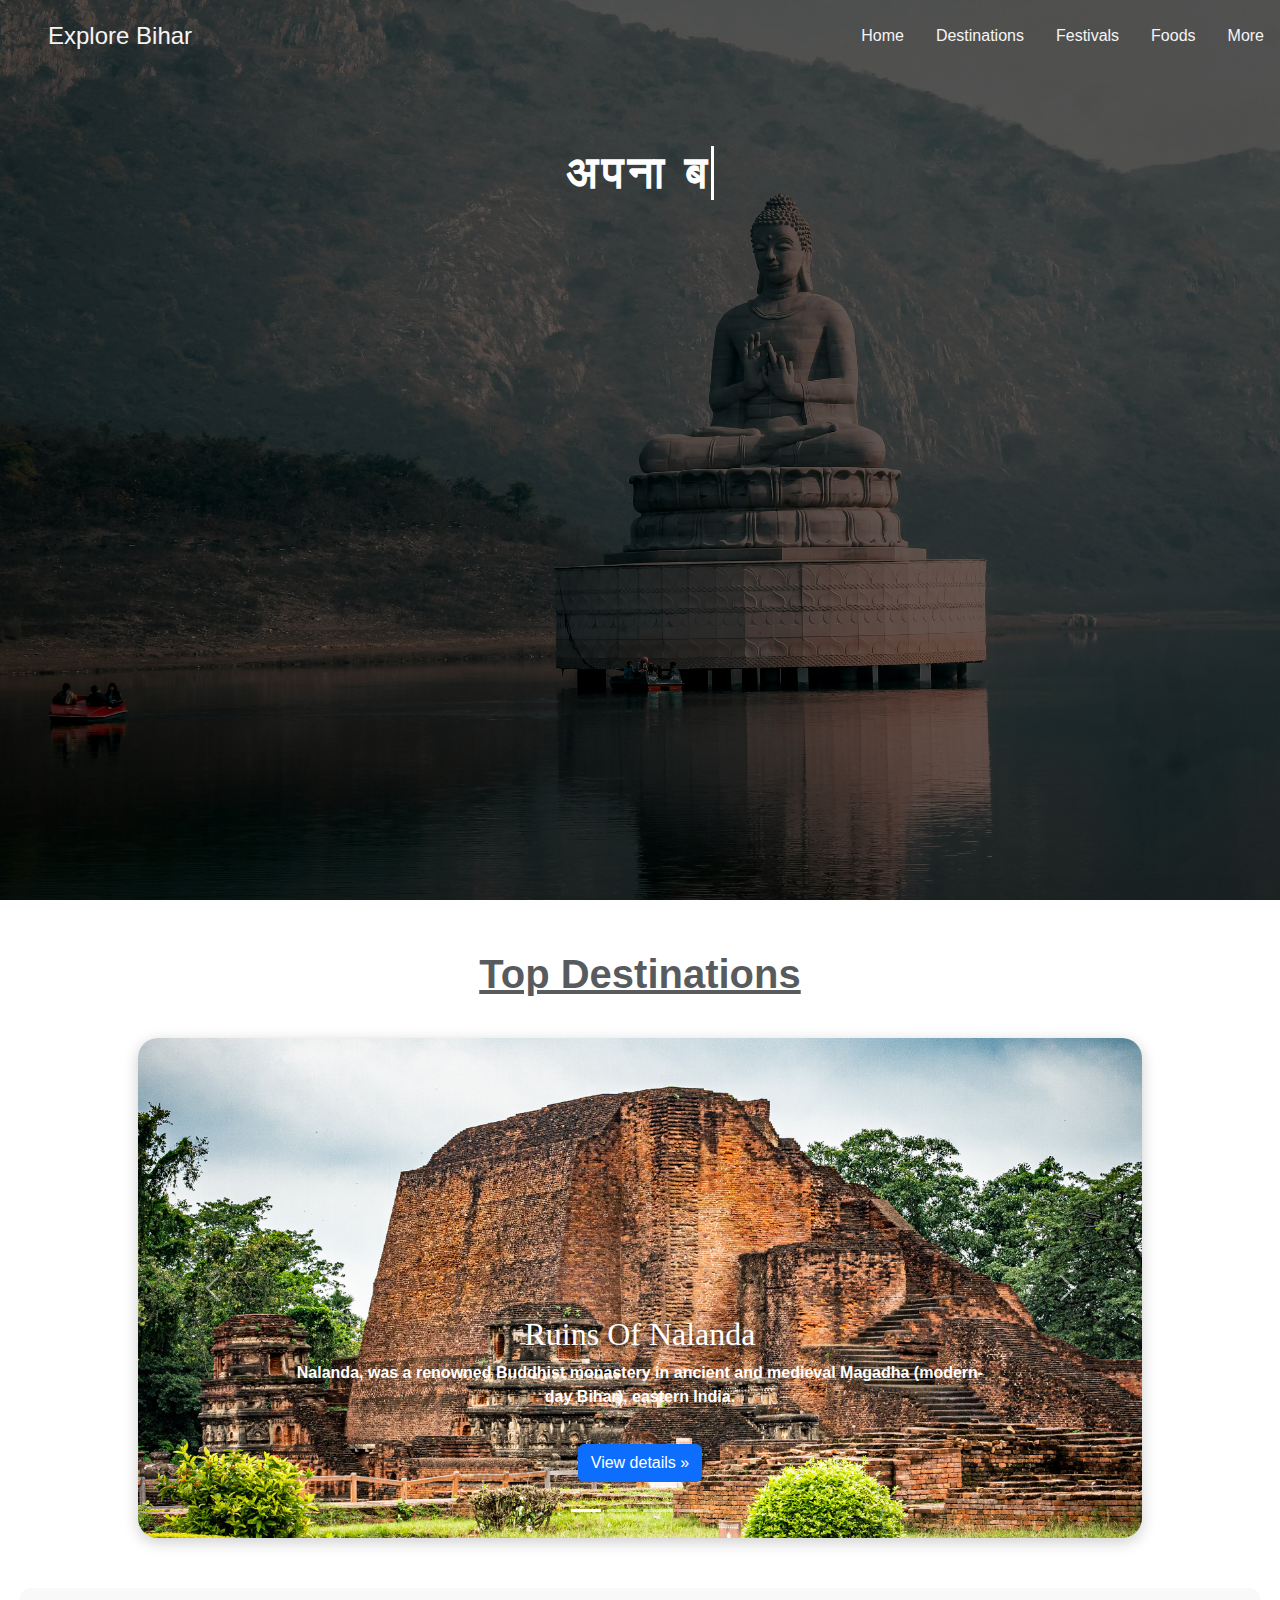
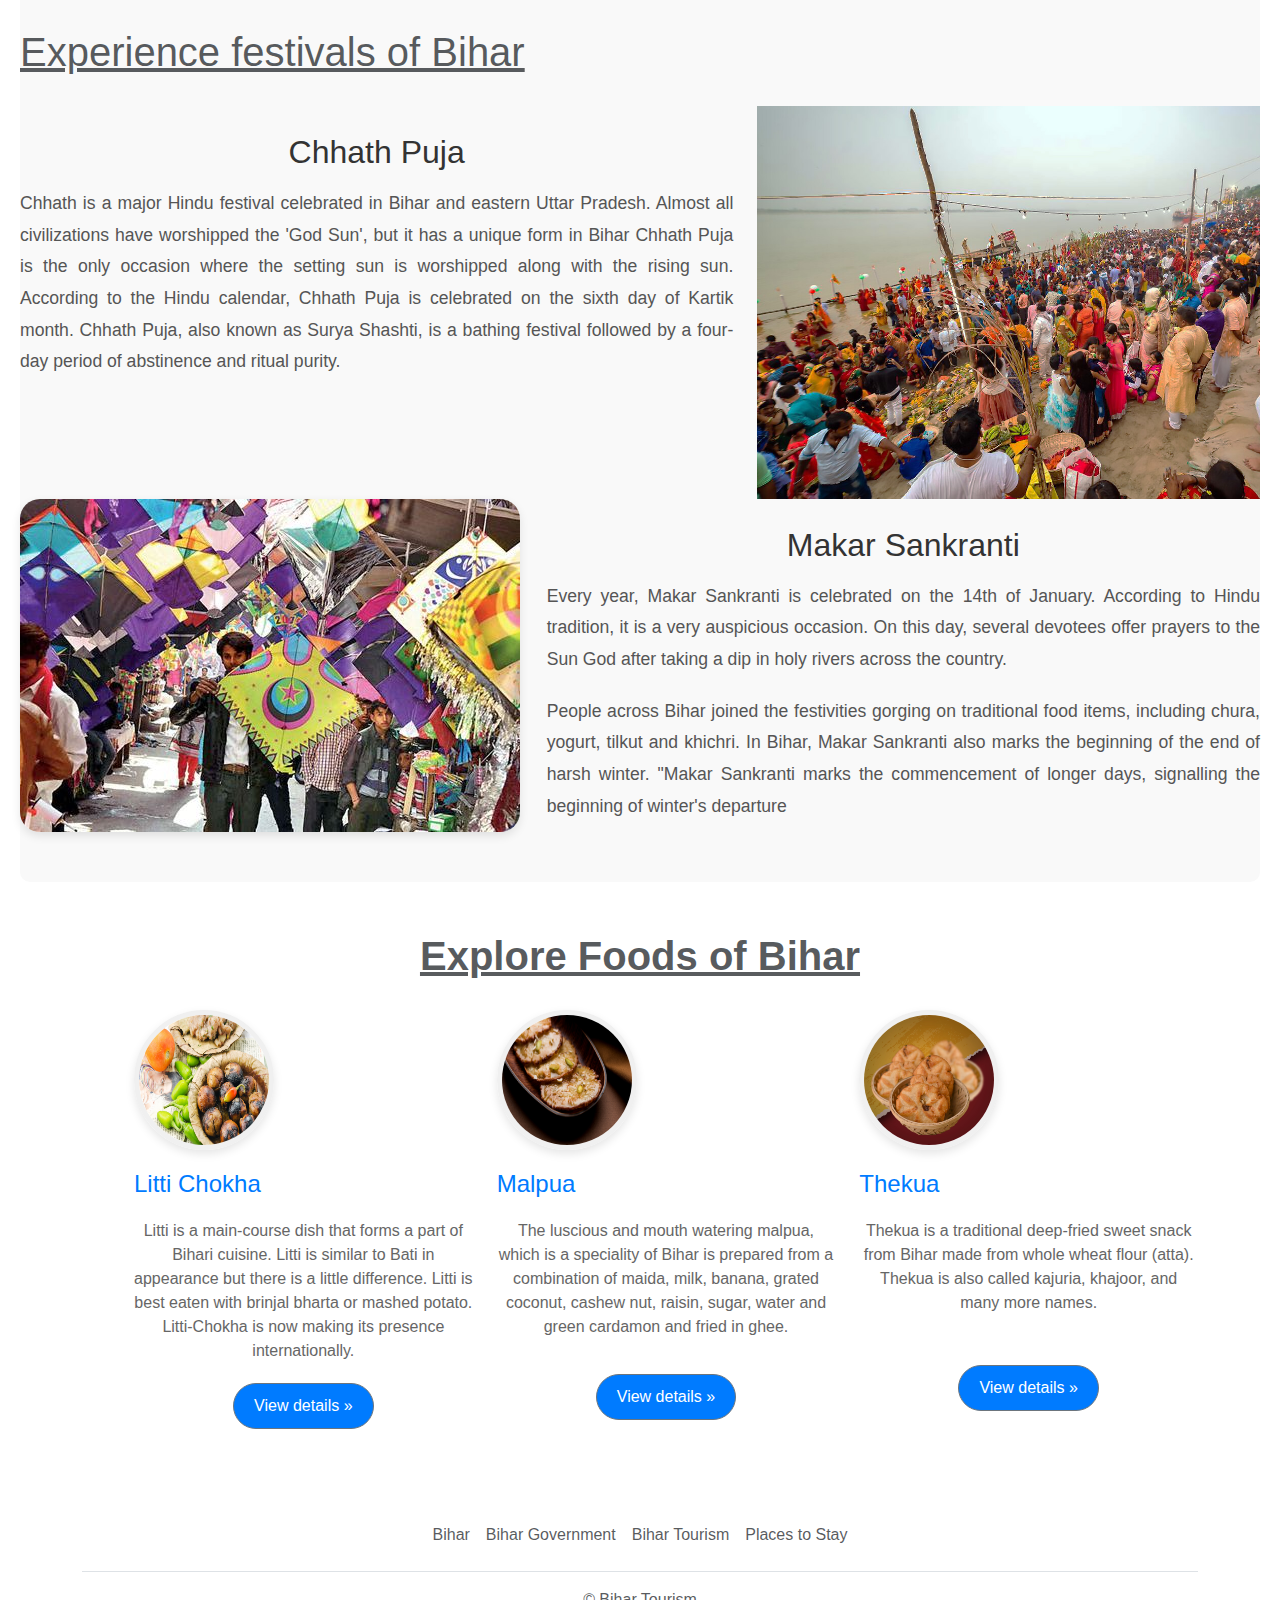
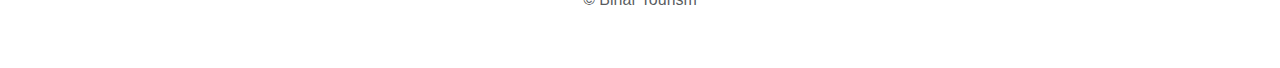
<file: states/bihar.html>
<!DOCTYPE html>
<html lang="en">
<head>
  <meta charset="UTF-8">
  <meta name="viewport" content="width=device-width, initial-scale=1.0">
  <title>Bihar</title>
  <link rel="stylesheet" href="./bihar.css">
  <link href="https://cdn.jsdelivr.net/npm/bootstrap@5.3.3/dist/css/bootstrap.min.css" rel="stylesheet" integrity="sha384-QWTKZyjpPEjISv5WaRU9OFeRpok6YctnYmDr5pNlyT2bRjXh0JMhjY6hW+ALEwIH" crossorigin="anonymous">
</head>
<body>
  
    
      <div class="header">
        
      <header class="d-flex flex-wrap justify-content-center py-3 mb-4">
        <a href="/" class="d-flex align-items-center mb-3 mb-md-0 me-md-auto link-body-emphasis text-decoration-none">
          <svg class="bi me-2" width="40" height="32"><use xlink:href="#bootstrap"></use></svg>
          <span class="fs-4" style="color: whitesmoke; font-family: Impact, Haettenschweiler, 'Arial Narrow Bold', sans-serif;">Explore Bihar</span>
        </a>
        
        
        <ul class="nav">
          <li class="nav-item"><a href="#" class="nav-link" aria-current="page">Home</a></li>
          <li class="nav-item"><a href="#destination" class="nav-link">Destinations</a></li>
          <li class="nav-item"><a href="#fest" class="nav-link">Festivals</a></li>
          <li class="nav-item"><a href="#food" class="nav-link">Foods</a></li>
          <li class="nav-item"><a href="#more" class="nav-link">More</a></li>
        </ul>
      
      </header>
      <div class="home_header_info">
        <h1 class="typewrite" data-period="2000" data-type='[ "अपना बिहार", "Blissful Bihar", "Dekho Apna Bihar!" ]'></h1>
        </div>
    </div>

  <div class="dest" id="destination">
    <h3 class="text-body-secondary" style="text-decoration: solid; text-decoration: underline;">Top Destinations</h3>
     <div class="container">
      <div id="carouselExampleCaptions" class="carousel slide">
        <div class="carousel-indicators">
          <button type="button" data-bs-target="#carouselExampleCaptions" data-bs-slide-to="0" class="active" aria-current="true" aria-label="Slide 1"></button>
          <button type="button" data-bs-target="#carouselExampleCaptions" data-bs-slide-to="1" aria-label="Slide 2"></button>
          <button type="button" data-bs-target="#carouselExampleCaptions" data-bs-slide-to="2" aria-label="Slide 3"></button>
          <button type="button" data-bs-target="#carouselExampleCaptions" data-bs-slide-to="3" aria-label="Slide 4"></button>
         
        </div>
        <div class="carousel-inner">
          <div class="carousel-item active">
            <img src="../images/city-img/nalanda.765.jpeg" class="d-block w-100" alt="...">
            <div class="carousel-caption d-none d-md-block">
              <h5>Ruins Of Nalanda</h5>
              <p style="font-weight: bolder;">Nalanda, was a renowned Buddhist monastery in ancient and medieval Magadha (modern-day Bihar), eastern India.</p>
              <p style="margin-top: 35px;"><a class="btn btn-primary" href="https://nalanda.nic.in/en/tourist-place/ancient-nalanda-universitys-ruins/">View details »</a></p>
            </div>
          </div>
          <div class="carousel-item">
            <img src="../images/city-img/mahabhodi.jpg" class="d-block w-100" alt="...">
            <div class="carousel-caption d-none d-md-block">
              <h5>Mahabodhi Temple</h5>
              <p style="font-weight: bolder;">The Mahabodhi Temple Complex is one of the four holy sites related to the life of the Lord Buddha, and particularly to the attainment of Enlightenment. The first temple was built by Emperor Asoka in the 3rd century B.C. </p>
              <p style="margin-top: 35px;"><a class="btn btn-primary" href="https://tourism.bihar.gov.in/en/destinations/gaya/mahabodhi-temple">View details »</a></p>
            </div>
          </div>
          <div class="carousel-item">
            <img src="../images/city-img/Viswasanthi_Stupa,_Wardha.JPG" class="d-block w-100" alt="...">
            <div class="carousel-caption d-none d-md-block">
              <h5>Vishwa Shanti Stupa</h5>
              <p style="font-weight: bolder;">The Vishwa Shanti Stupa Is Located On A 400 Metre High Hill. The Stupa Is Built In Marble And On The Four Corners Of The Stupa Are Four Glimmering Statues Of Buddha.</p>
              <p style="margin-top: 35px;"><a class="btn btn-primary" href="https://tourism.bihar.gov.in/en/destinations/nalanda/vishwa-shanti-stupa">View details »</a></p>
            </div>
          </div>

          <div class="carousel-item">
            <img src="../images/city-img/pill.jpg" class="d-block w-100" alt="...">
            <div class="carousel-caption d-none d-md-block">
              <h5>Ashoka Pillar</h5>
              <p style="font-weight: bolder;">Emperor Ashoka built The Lion Pillar at Kolhua. It is made of a highly polished single piece of red sandstone, surmounted by a bell shaped capital, 18.3 m high. A life-size figure of a lion is placed on top of the pillar.</p>
              <p style="margin-top: 35px;"><a class="btn btn-primary" href="https://vaishali.nic.in/tourist-place/ashoka-pillar/">View details »</a></p>
            </div>
          </div>

        
          
        </div>
        <button class="carousel-control-prev" type="button" data-bs-target="#carouselExampleCaptions" data-bs-slide="prev">
          <span class="carousel-control-prev-icon" aria-hidden="true"></span>
          <span class="visually-hidden">Previous</span>
        </button>
        <button class="carousel-control-next" type="button" data-bs-target="#carouselExampleCaptions" data-bs-slide="next">
          <span class="carousel-control-next-icon" aria-hidden="true"></span>
          <span class="visually-hidden">Next</span>
        </button>
      </div>
     </div>
    </div>
 
    <div class="festivals" id="fest">
      <h3 class="text-body-secondary" style="text-decoration: solid;text-decoration: underline;">Experience festivals of Bihar</h3>
 
      <div class="row featurette">
        <div class="col-md-7">
          <h2 class="featurette-heading fw-normal lh-1" style="text-align: center; margin-top: 30px;">Chhath Puja</h2>
          <p class="lead">Chhath is a major Hindu festival celebrated in Bihar and eastern Uttar Pradesh.

        Almost all civilizations have worshipped the 'God Sun', but it has a unique form in Bihar Chhath Puja is the only occasion where the setting sun is worshipped along with the rising sun.

          According to the Hindu calendar, Chhath Puja is celebrated on the sixth day of Kartik month. Chhath Puja, also known as Surya Shashti, is a bathing festival followed by a four-day period of abstinence and ritual purity.</p>
        </div>
        <div class="col-md-5">
          <img class="bd-placeholder-img bd-placeholder-img-lg featurette-image img-fluid mx-auto" src="../images/city-img/chahathpuja.765.jpeg">
        </div>
      </div>

      <div class="row featurette box2">
        <div class="col-md-5">
          <img class="bd-placeholder-img bd-placeholder-img-lg featurette-image img-fluid mx-auto" src="../images/city-img/makar.jpg">
        </div>
        <div class="col-md-7">
          <h2 class="featurette-heading fw-normal lh-1" style="margin-top: 30px;">Makar Sankranti</h2>
          <p class="lead">Every year, Makar Sankranti is celebrated on the 14th of January.  According to Hindu tradition, it is a very auspicious occasion. On this day, several devotees offer prayers to the Sun God after taking a dip in holy rivers across the country.</p>
          <p class="lead">People across Bihar joined the festivities gorging on traditional food items, including chura, yogurt, tilkut and khichri.

            In Bihar, Makar Sankranti also marks the beginning of the end of harsh winter.
            
            "Makar Sankranti marks the commencement of longer days, signalling the beginning of winter's departure</p>
        </div>
       
      </div>
    
  </div>
  
  <div class="food" id="food">
    <h3 class="text-body-secondary" style="text-decoration: solid;text-decoration: underline;">Explore Foods of Bihar</h3>
    <div class="container">
  <div class="row" style="margin-left: 40px;">
    <div class="col-lg-4">
      <img class="bd-placeholder-img rounded-circle" width="140" height="140" src="../images/city-img/litti.jpeg" role="img" aria-label="Placeholder" preserveAspectRatio="xMidYMid slice" focusable="false"><title>Placeholder</title><rect width="100%" height="100%" fill="var(--bs-secondary-color)"></rect></img>
      <h2 class="fw-normal">Litti Chokha</h2>
      <p>Litti is a main-course dish that forms a part of Bihari cuisine. Litti is similar to Bati in appearance but there is a little difference. Litti is best eaten with brinjal bharta or mashed potato. Litti-Chokha is now making its presence internationally.</p>
      <p><a class="btn btn-secondary" href="https://tourism.bihar.gov.in/en/experiences/food/main-course/litti-chokha">View details »</a></p>
    </div><!-- /.col-lg-4 -->
    <div class="col-lg-4">
      <img class="bd-placeholder-img rounded-circle" width="140" height="140" src="../images/city-img/pua.765.jpeg" role="img" aria-label="Placeholder" preserveAspectRatio="xMidYMid slice" focusable="false"><title>Placeholder</title><rect width="100%" height="100%" fill="var(--bs-secondary-color)"></rect></img>
      <h2 class="fw-normal">Malpua</h2>
      <p>The luscious and mouth watering malpua, which is a speciality of Bihar is prepared from a combination of maida, milk, banana, grated coconut, cashew nut, raisin, sugar, water and green cardamon and fried in ghee.</p>
      <p style="margin-top: 35px;"><a class="btn btn-secondary" href="https://tourism.bihar.gov.in/en/experiences/food/sweet/malpua">View details »</a></p>
    </div><!-- /.col-lg-4 -->
    <div class="col-lg-4">
      <img class="bd-placeholder-img rounded-circle" width="140" height="140" src="../images/city-img/thekau.1280.765.jpeg" role="img" aria-label="Placeholder" preserveAspectRatio="xMidYMid slice" focusable="false"><title>Placeholder</title><rect width="100%" height="100%" fill="var(--bs-secondary-color)"></rect></img>
      <h2 class="fw-normal">Thekua</h2>
      <p>Thekua is a traditional deep-fried sweet snack from Bihar made from whole wheat flour (atta). Thekua is also called kajuria, khajoor, and many more names.</p>
      <p style="margin-top: 50px;"><a class="btn btn-secondary" href="https://tourism.bihar.gov.in/en/experiences/food/sweet/thekua">View details »</a></p>
    </div><!-- /.col-lg-4 -->
  </div>
</div>
</div>
  

  <div class="container" >
    <footer class="py-3 my-4" id="more">
      <ul class="nav justify-content-center border-bottom pb-3 mb-3">
        <li class="nav-item"><a href="https://tourism.bihar.gov.in/en/about/bihar" class="nav-link px-2 text-body-secondary">Bihar</a></li>
        <li class="nav-item"><a href="https://tourism.bihar.gov.in/en/about/bihar-government" class="nav-link px-2 text-body-secondary">Bihar Government</a></li>
        <li class="nav-item"><a href="https://tourism.bihar.gov.in/en/about/bihar-tourism" class="nav-link px-2 text-body-secondary">Bihar Tourism</a></li>
        <li class="nav-item"><a href="https://tourism.bihar.gov.in/en/travel/list-of-hotel" class="nav-link px-2 text-body-secondary">Places to Stay</a></li>
        
      </ul>
      <p class="text-center text-body-secondary">© Bihar Tourism</p>
    </footer>
  </div>


  <script src="https://cdn.jsdelivr.net/npm/bootstrap@5.3.3/dist/js/bootstrap.bundle.min.js" integrity="sha384-YvpcrYf0tY3lHB60NNkmXc5s9fDVZLESaAA55NDzOxhy9GkcIdslK1eN7N6jIeHz" crossorigin="anonymous"></script>
  <script src="./bihar.js"></script>
</body>
</html>
</file>
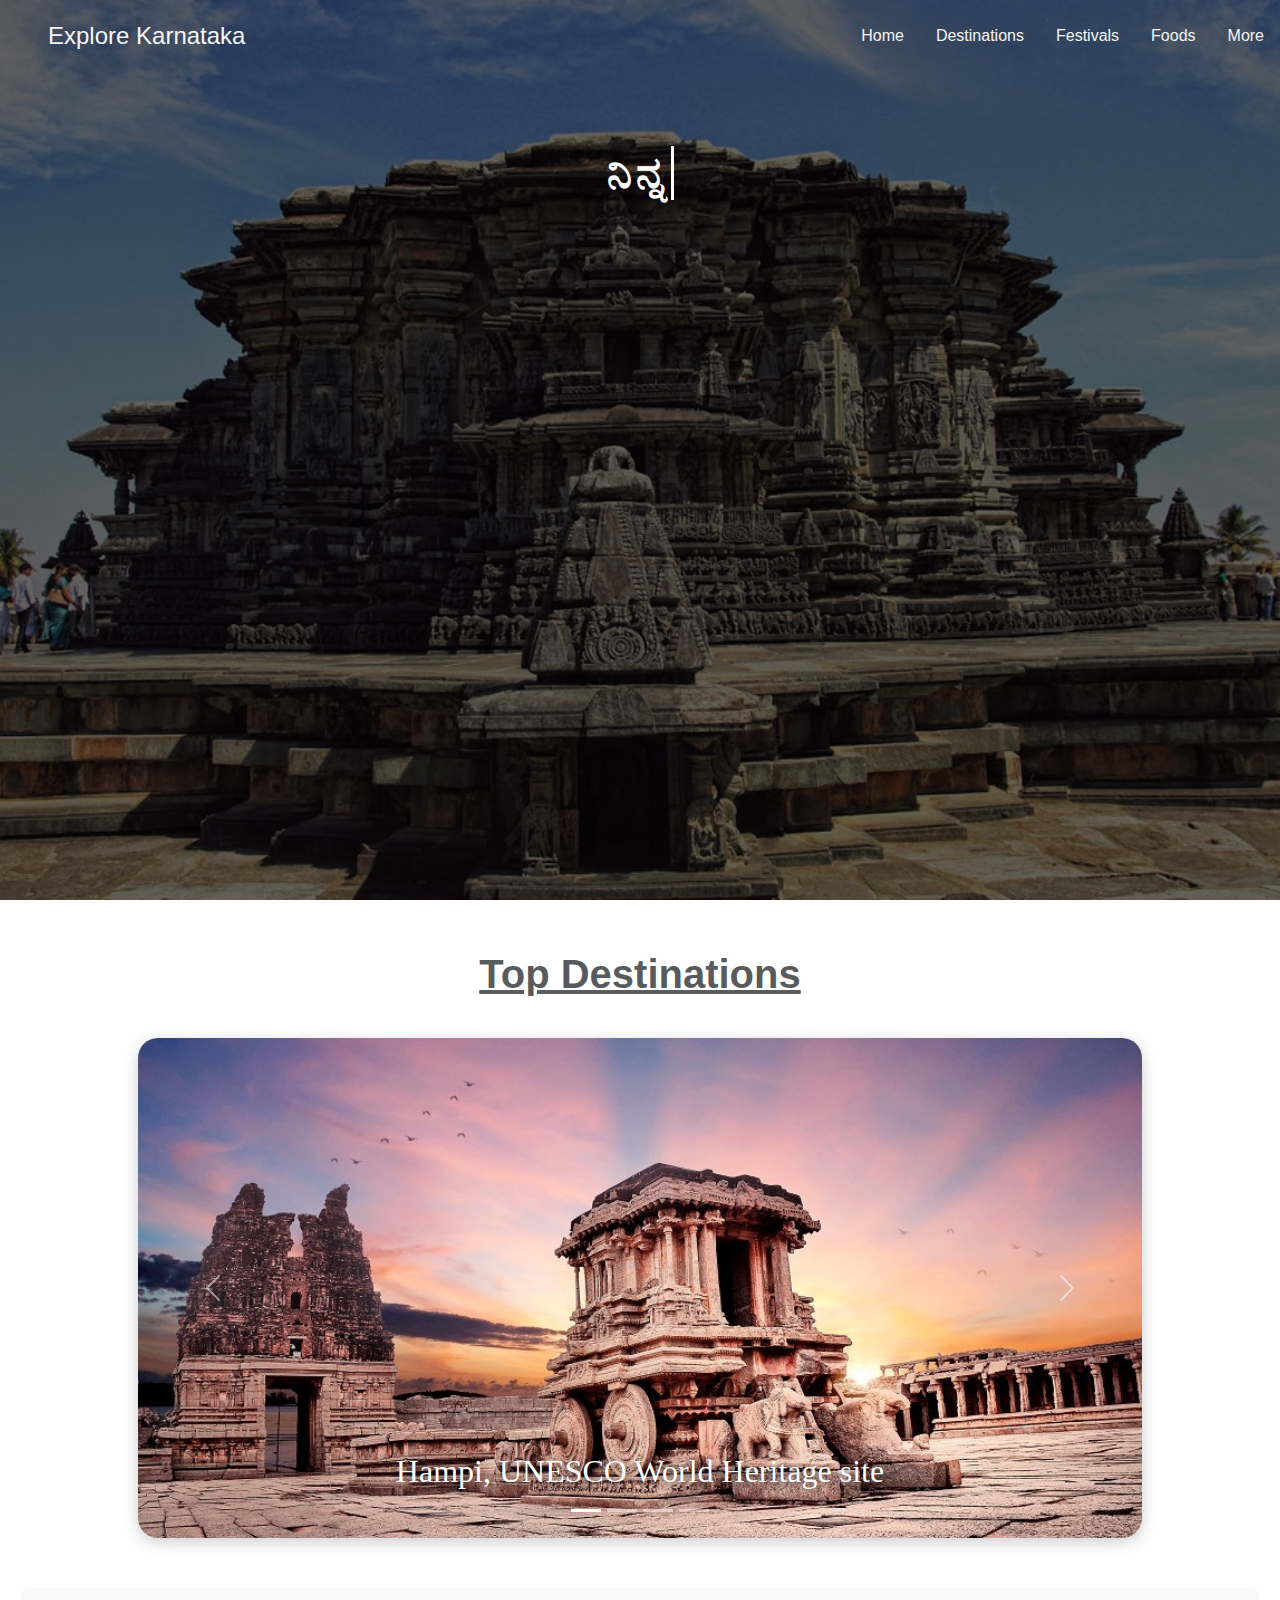
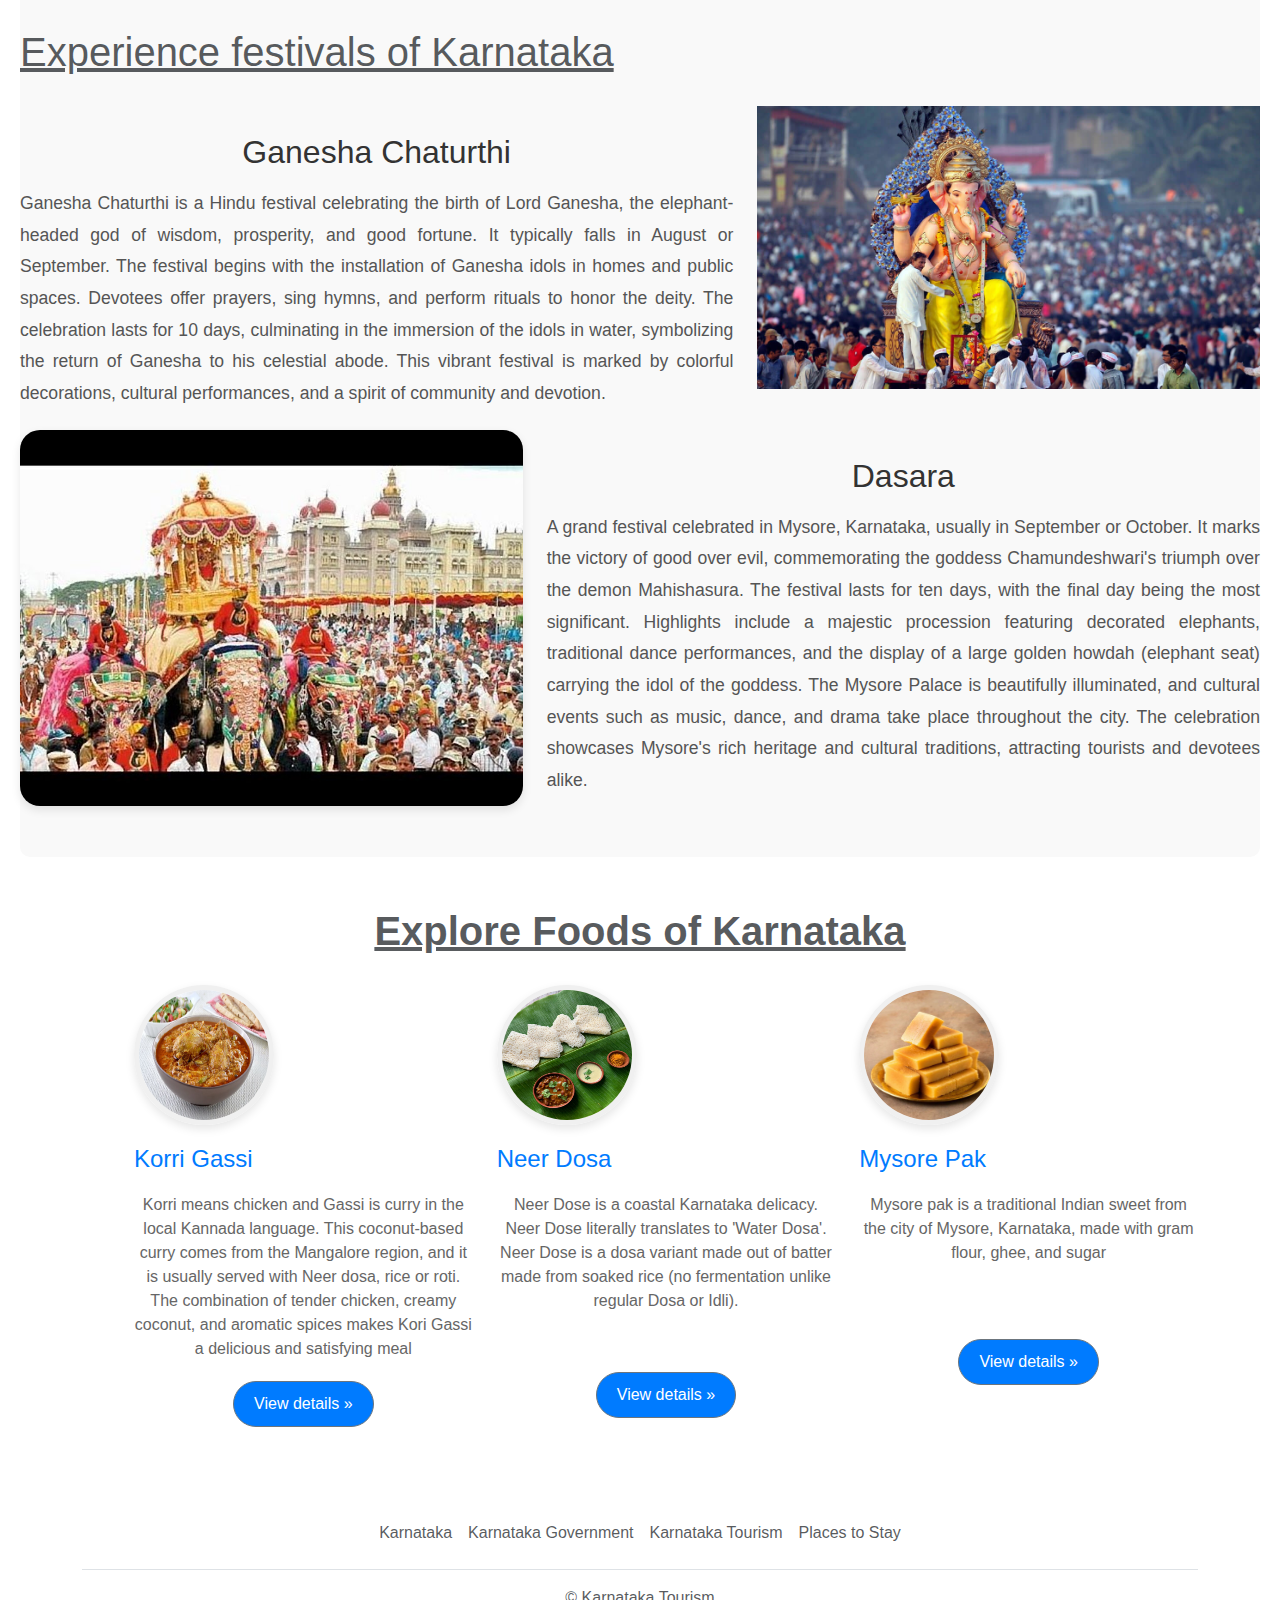
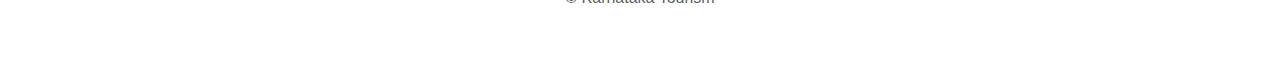
<file: states/karnataka.html>
<!DOCTYPE html>
<html lang="en">
<head>
  <meta charset="UTF-8">
  <meta name="viewport" content="width=device-width, initial-scale=1.0">
  <title>karnataka</title>
  <link rel="stylesheet" href="./karnataka.css">
  <link href="https://cdn.jsdelivr.net/npm/bootstrap@5.3.3/dist/css/bootstrap.min.css" rel="stylesheet" integrity="sha384-QWTKZyjpPEjISv5WaRU9OFeRpok6YctnYmDr5pNlyT2bRjXh0JMhjY6hW+ALEwIH" crossorigin="anonymous">
</head>
<body>
  
    
      <div class="header">
        
      <header class="d-flex flex-wrap justify-content-center py-3 mb-4">
        <a href="/" class="d-flex align-items-center mb-3 mb-md-0 me-md-auto link-body-emphasis text-decoration-none">
          <svg class="bi me-2" width="40" height="32"><use xlink:href="#bootstrap"></use></svg>
          <span class="fs-4" style="color: whitesmoke; font-family: Impact, Haettenschweiler, 'Arial Narrow Bold', sans-serif;">Explore Karnataka</span>
        </a>
        
        
        <ul class="nav">
          <li class="nav-item"><a href="#" class="nav-link" aria-current="page">Home</a></li>
          <li class="nav-item"><a href="#destination" class="nav-link">Destinations</a></li>
          <li class="nav-item"><a href="#fest" class="nav-link">Festivals</a></li>
          <li class="nav-item"><a href="#food" class="nav-link">Foods</a></li>
          <li class="nav-item"><a href="#more" class="nav-link">More</a></li>
        </ul>
      
      </header>
      <div class="home_header_info">
        <h1 class="typewrite" data-period="2000" data-type='["ನಿನ್ನ ಕರ್ನಾಟಕ ನೋಡು","One State. Many Worlds", " Come and Explore beautiful Karnataka." ]'></h1>
        </div>
    </div>

  <div class="dest" id="destination">
    <h3 class="text-body-secondary" style="text-decoration: solid; text-decoration: underline;">Top Destinations</h3>
     <div class="container">
      <div id="carouselExampleCaptions" class="carousel slide">
        <div class="carousel-indicators">
          <button type="button" data-bs-target="#carouselExampleCaptions" data-bs-slide-to="0" class="active" aria-current="true" aria-label="Slide 1"></button>
          <button type="button" data-bs-target="#carouselExampleCaptions" data-bs-slide-to="1" aria-label="Slide 2"></button>
          <button type="button" data-bs-target="#carouselExampleCaptions" data-bs-slide-to="2" aria-label="Slide 3"></button>
          <button type="button" data-bs-target="#carouselExampleCaptions" data-bs-slide-to="3" aria-label="Slide 4"></button>
        </div>
        <div class="carousel-inner">
          <div class="carousel-item active">
            <img src="../images/city-img/Hampi.jpg" class="d-block w-100" alt="...">
            <div class="carousel-caption d-none d-md-block">
              <h5>Hampi, UNESCO World Heritage site</h5>
              
            </div>
          </div>
          <div class="carousel-item">
            <img src="../images/city-img/Halebidu.jpg" class="d-block w-100" alt="...">
            <div class="carousel-caption d-none d-md-block">
              <h5>Belur & Halebidu</h5>
              <p> Temples of Chennakesava, & Hoyasaleshwara</p>
            </div>
          </div>
          <div class="carousel-item">
            <img src="../images/city-img/ShivaTemple.jpg" class="d-block w-100" alt="...">
            <div class="carousel-caption d-none d-md-block">
              <h5>Murudeshwar</h5>
              <p>second tallest Shiva statue in the world.</p>
            </div>
          </div>

          <div class="carousel-item">
            <img src="../images/city-img/mangalore.jpg" class="d-block w-100" alt="...">
            <div class="carousel-caption d-none d-md-block">
              <h5>Mangalore </h5>
              <p>Arabian Sea surrounds it on one side and the Western Ghats on the other.</p>
            </div>
          </div>
        </div>
        <button class="carousel-control-prev" type="button" data-bs-target="#carouselExampleCaptions" data-bs-slide="prev">
          <span class="carousel-control-prev-icon" aria-hidden="true"></span>
          <span class="visually-hidden">Previous</span>
        </button>
        <button class="carousel-control-next" type="button" data-bs-target="#carouselExampleCaptions" data-bs-slide="next">
          <span class="carousel-control-next-icon" aria-hidden="true"></span>
          <span class="visually-hidden">Next</span>
        </button>
      </div>
     </div>
    </div>
 
    <div class="festivals" id="fest">
      <h3 class="text-body-secondary" style="text-decoration: solid;text-decoration: underline;">Experience festivals of Karnataka</h3>
 
      <div class="row featurette">
        <div class="col-md-7">
          <h2 class="featurette-heading fw-normal lh-1" style="text-align: center; margin-top: 30px;">Ganesha Chaturthi</h2>
          <p class="lead">Ganesha Chaturthi is a Hindu festival celebrating the birth of Lord Ganesha, the elephant-headed god of wisdom, prosperity, and good fortune. It typically falls in August or September. The festival begins with the installation of Ganesha idols in homes and public spaces. Devotees offer prayers, sing hymns, and perform rituals to honor the deity. The celebration lasts for 10 days, culminating in the immersion of the idols in water, symbolizing the return of Ganesha to his celestial abode. This vibrant festival is marked by colorful decorations, cultural performances, and a spirit of community and devotion.</p>
        </div>
        <div class="col-md-5">
          <img class="bd-placeholder-img bd-placeholder-img-lg featurette-image img-fluid mx-auto" src="../images/city-img/GaneshChaturthi.jpg">
        </div>
      </div>

      <div class="row featurette box2">
        <div class="col-md-5">
          <img class="bd-placeholder-img bd-placeholder-img-lg featurette-image img-fluid mx-auto" src="../images/city-img/mysore_dasara.jpg">
        </div>
        <div class="col-md-7">
          <h2 class="featurette-heading fw-normal lh-1" style="margin-top: 30px;">Dasara</h2>
          <p class="lead">A grand festival celebrated in Mysore, Karnataka, usually in September or October. It marks the victory of good over evil, commemorating the goddess Chamundeshwari's triumph over the demon Mahishasura. The festival lasts for ten days, with the final day being the most significant.

            Highlights include a majestic procession featuring decorated elephants, traditional dance performances, and the display of a large golden howdah (elephant seat) carrying the idol of the goddess. The Mysore Palace is beautifully illuminated, and cultural events such as music, dance, and drama take place throughout the city. The celebration showcases Mysore's rich heritage and cultural traditions, attracting tourists and devotees alike.</p>
        </div>
       
      </div>
    
  </div>
  
  <div class="food" id="food">
    <h3 class="text-body-secondary" style="text-decoration: solid;text-decoration: underline;">Explore Foods of Karnataka</h3>
    <div class="container">
  <div class="row" style="margin-left: 40px;">
    <div class="col-lg-4">
      <img class="bd-placeholder-img rounded-circle" width="140" height="140" src="../images/city-img/Korri-Gassi.jpg" role="img" aria-label="Placeholder" preserveAspectRatio="xMidYMid slice" focusable="false"><title>Placeholder</title><rect width="100%" height="100%" fill="var(--bs-secondary-color)"></rect></img>
      <h2 class="fw-normal">Korri Gassi</h2>
      <p>Korri means chicken and Gassi is curry in the local Kannada language. This coconut-based curry comes from the Mangalore region, and it is usually served with Neer dosa, rice or roti. The combination of tender chicken, creamy coconut, and aromatic spices makes Kori Gassi a delicious and satisfying meal</p>
      <p><a class="btn btn-secondary" href="https://karnatakatourism.org/tour-item/cuisines/">View details »</a></p>
    </div><!-- /.col-lg-4 -->
    <div class="col-lg-4">
      <img class="bd-placeholder-img rounded-circle" width="140" height="140" src="../images/city-img/NeerDosa.jpg" role="img" aria-label="Placeholder" preserveAspectRatio="xMidYMid slice" focusable="false"><title>Placeholder</title><rect width="100%" height="100%" fill="var(--bs-secondary-color)"></rect></img>
      <h2 class="fw-normal">Neer Dosa</h2>
      <p>Neer Dose is a coastal Karnataka delicacy. Neer Dose literally translates to 'Water Dosa'. Neer Dose is a dosa variant made out of batter made from soaked rice (no fermentation unlike regular Dosa or Idli).
        <br><br>
      </p>
      <p style="margin-top: 35px;"><a class="btn btn-secondary" href="https://karnatakatourism.org/destinations/neer-dosa/">View details »</a></p>
    </div><!-- /.col-lg-4 -->
    <div class="col-lg-4">
      <img class="bd-placeholder-img rounded-circle" width="140" height="140" src="../images/city-img/mysorePak.jpg" role="img" aria-label="Placeholder" preserveAspectRatio="xMidYMid slice" focusable="false"><title>Placeholder</title><rect width="100%" height="100%" fill="var(--bs-secondary-color)"></rect></img>
      <h2 class="fw-normal">Mysore Pak</h2>
      <p>Mysore pak is a traditional Indian sweet from the city of Mysore, Karnataka, made with gram flour, ghee, and sugar <br><br></p>
      <p style="margin-top: 50px;"><a class="btn btn-secondary" href="https://karnatakatourism.org/destinations/mysore-pak/#:~:text=Mysore%20Pak%20is%20a%20popular,as%20sweetener%20in%20Mysore%20Pak. ">View details »</a></p>
    </div><!-- /.col-lg-4 -->
  </div>
</div>
</div>
  

  <div class="container" >
    <footer class="py-3 my-4" id="more">
      <ul class="nav justify-content-center border-bottom pb-3 mb-3">
        <li class="nav-item"><a href="https://karnatakatourism.org/" class="nav-link px-2 text-body-secondary">Karnataka</a></li>
        <li class="nav-item"><a href="https://www.karnataka.gov.in/english" class="nav-link px-2 text-body-secondary">Karnataka Government</a></li>
        <li class="nav-item"><a href="https://www.karnataka.gov.in/english" class="nav-link px-2 text-body-secondary">Karnataka Tourism</a></li>
        <li class="nav-item"><a href="https://www.karnatakatourism.org/accommodation-category/hotel/" class="nav-link px-2 text-body-secondary">Places to Stay</a></li>
        
      </ul>
      <p class="text-center text-body-secondary">© Karnataka Tourism</p>
    </footer>
  </div>


  <script src="https://cdn.jsdelivr.net/npm/bootstrap@5.3.3/dist/js/bootstrap.bundle.min.js" integrity="sha384-YvpcrYf0tY3lHB60NNkmXc5s9fDVZLESaAA55NDzOxhy9GkcIdslK1eN7N6jIeHz" crossorigin="anonymous"></script>
  <script src="./karnataka.js"></script>
</body>
</html>
</file>
<file: states/bihar.css>
/* Global Styles */
* {
  margin: 0;
  padding: 0;
  box-sizing: border-box;
  list-style-type: none;
  text-decoration: none;
  font-family: 'Roboto', sans-serif;
}


/* Header Section */
.header {
  width: 100%;
  height: 100vh;
  background-image: linear-gradient(rgba(0, 0, 0, 0.6), rgba(0, 0, 0, 0.6)), url(../images/city-img/pexels-br.jpg);
  background-size: cover;
  background-position: center;
  display: flex;
  flex-direction: column;
 
}

.home_header_info h1 {
  font-size: 45px;
  align-items: center;
  justify-content: center;
  margin-top: 50px;
  display: flex;
  color: #fff;
  letter-spacing: 4px;
  text-transform: uppercase;
  font-weight: bold;
}
.nav li a{
  color: whitesmoke;
}
.nav li a:hover{
  color: green;
  
}
/* Carousel Styles */
.carousel {
  margin: 40px auto;
  border-radius: 20px;
  max-width: 90%;
  overflow: hidden;
  box-shadow: 0px 4px 15px rgba(0, 0, 0, 0.2);
}

.carousel-item {
  height: 500px;
  transition: transform 0.5s ease-in-out;
}

.carousel-item img {
  height: 100%;
  object-fit: cover;
}

.carousel-caption h5 {
  font-family: 'Prata', serif;
  font-size: 2rem;
  color: #fff;
  text-shadow: 2px 2px 10px rgba(0, 0, 0, 0.7);
}

/* Destination Section */
.dest h3 {
  text-align: center;
  color: #333;
  font-weight: bold;
  margin-top: 50px;
  font-size: 2.5rem;
  text-decoration: underline;
}

/* Festivals Section */
.festivals {
  margin: 50px 20px;
  background-color: #f9f9f9;
  padding: 40px 0;
  border-radius: 10px;
}

.festivals h2 {
  text-align: center;
  margin-bottom: 30px;
  font-size: 2rem;
  margin-bottom: 20px;
  color: #333;
}
.festivals h3{
  margin-bottom: 30px;
  font-size: 2.5rem;
  color: #333;
}

.featurette p {
  font-size: 1.1rem;
  line-height: 1.8;
  margin: 20px 0;
  text-align: justify;
  color: #555;
}

.box2 img {
  border-radius: 20px;
  box-shadow: 0px 4px 10px rgba(0, 0, 0, 0.1);
}

/* Food Section */
.food {
  margin: 50px 0;
}

.food h3 {
  text-align: center;
  font-weight: bold;
  margin-bottom: 30px;
  font-size: 2.5rem;
  color: #333;
  text-decoration: underline;
}

/* .food .row {
  display: flex;
  justify-content: center;
  gap: 30px;
} */

.food img {
  border-radius: 50%;
  border: 5px solid #f0f0f0;
  box-shadow: 0px 4px 10px rgba(0, 0, 0, 0.1);
}

.food h2 {
  font-size: 1.5rem;
  font-weight: bold;
  margin-top: 20px;
  color: #007bff;
}

.food p {
  text-align: center;
  margin: 20px 0;
  font-size: 1rem;
  color: #666;
}

.food a.btn {
  background-color: #007bff;
  color: #fff;
  padding: 10px 20px;
  border-radius: 50px;
  transition: background-color 0.3s ease;
}

.food a.btn:hover {
  background-color: #0056b3;
}

/* Media Queries */
@media (max-width: 768px) {
  .carousel-item {
      height: 300px;
  }

  .carousel-caption h5 {
      font-size: 1.5rem;
  }

  .featurette-heading {
      font-size: 1.5rem;
  }

  .food .row {
      flex-direction: column;
  }

  .food img {
      width: 120px;
      height: 120px;
  }

  .food h2 {
      font-size: 1.2rem;
  }

  .food p {
      font-size: 0.9rem;
  }
}
</file>
<file: states/karnataka.css>
/* Global Styles */
* {
  margin: 0;
  padding: 0;
  box-sizing: border-box;
  list-style-type: none;
  text-decoration: none;
  font-family: 'Roboto', sans-serif;
}


/* Header Section */
.header {
  width: 100%;
  height: 100vh;
  background-image: linear-gradient(rgba(0, 0, 0, 0.6), rgba(0, 0, 0, 0.6)), url(../images/city-img/KarnatakaFront.jpg);
  background-size: cover;
  background-position: center;
  display: flex;
  flex-direction: column;
 
}

.home_header_info h1 {
  font-size: 45px;
  align-items: center;
  justify-content: center;
  margin-top: 50px;
  display: flex;
  color: #fff;
  letter-spacing: 4px;
  text-transform: uppercase;
  font-weight: bold;
}
.nav li a{
  color: whitesmoke;
}
.nav li a:hover{
  color: green;
  
}
/* Carousel Styles */
.carousel {
  margin: 40px auto;
  border-radius: 20px;
  max-width: 90%;
  overflow: hidden;
  box-shadow: 0px 4px 15px rgba(0, 0, 0, 0.2);
}

.carousel-item {
  height: 500px;
  transition: transform 0.5s ease-in-out;
}

.carousel-item img {
  height: 100%;
  object-fit: cover;
}

.carousel-caption h5 {
  font-family: 'Prata', serif;
  font-size: 2rem;
  color: #fff;
  text-shadow: 2px 2px 10px rgba(0, 0, 0, 0.7);
}

/* Destination Section */
.dest h3 {
  text-align: center;
  color: #333;
  font-weight: bold;
  margin-top: 50px;
  font-size: 2.5rem;
  text-decoration: underline;
}

/* Festivals Section */
.festivals {
  margin: 50px 20px;
  background-color: #f9f9f9;
  padding: 40px 0;
  border-radius: 10px;
}

.festivals h2 {
  text-align: center;
  margin-bottom: 30px;
  font-size: 2rem;
  margin-bottom: 20px;
  color: #333;
}
.festivals h3{
  margin-bottom: 30px;
  font-size: 2.5rem;
  color: #333;
}

.featurette p {
  font-size: 1.1rem;
  line-height: 1.8;
  margin: 20px 0;
  text-align: justify;
  color: #555;
}

.box2 img {
  border-radius: 20px;
  box-shadow: 0px 4px 10px rgba(0, 0, 0, 0.1);
}

/* Food Section */
.food {
  margin: 50px 0;
}

.food h3 {
  text-align: center;
  font-weight: bold;
  margin-bottom: 30px;
  font-size: 2.5rem;
  color: #333;
  text-decoration: underline;
}

/* .food .row {
  display: flex;
  justify-content: center;
  gap: 30px;
} */

.food img {
  border-radius: 50%;
  border: 5px solid #f0f0f0;
  box-shadow: 0px 4px 10px rgba(0, 0, 0, 0.1);
}

.food h2 {
  font-size: 1.5rem;
  font-weight: bold;
  margin-top: 20px;
  color: #007bff;
}

.food p {
  text-align: center;
  margin: 20px 0;
  font-size: 1rem;
  color: #666;
}

.food a.btn {
  background-color: #007bff;
  color: #fff;
  padding: 10px 20px;
  border-radius: 50px;
  transition: background-color 0.3s ease;
}

.food a.btn:hover {
  background-color: #0056b3;
}

/* Media Queries */
@media (max-width: 768px) {
  .carousel-item {
      height: 300px;
  }

  .carousel-caption h5 {
      font-size: 1.5rem;
  }

  .featurette-heading {
      font-size: 1.5rem;
  }

  .food .row {
      flex-direction: column;
  }

  .food img {
      width: 120px;
      height: 120px;
  }

  .food h2 {
      font-size: 1.2rem;
  }

  .food p {
      font-size: 0.9rem;
  }
}
</file>
